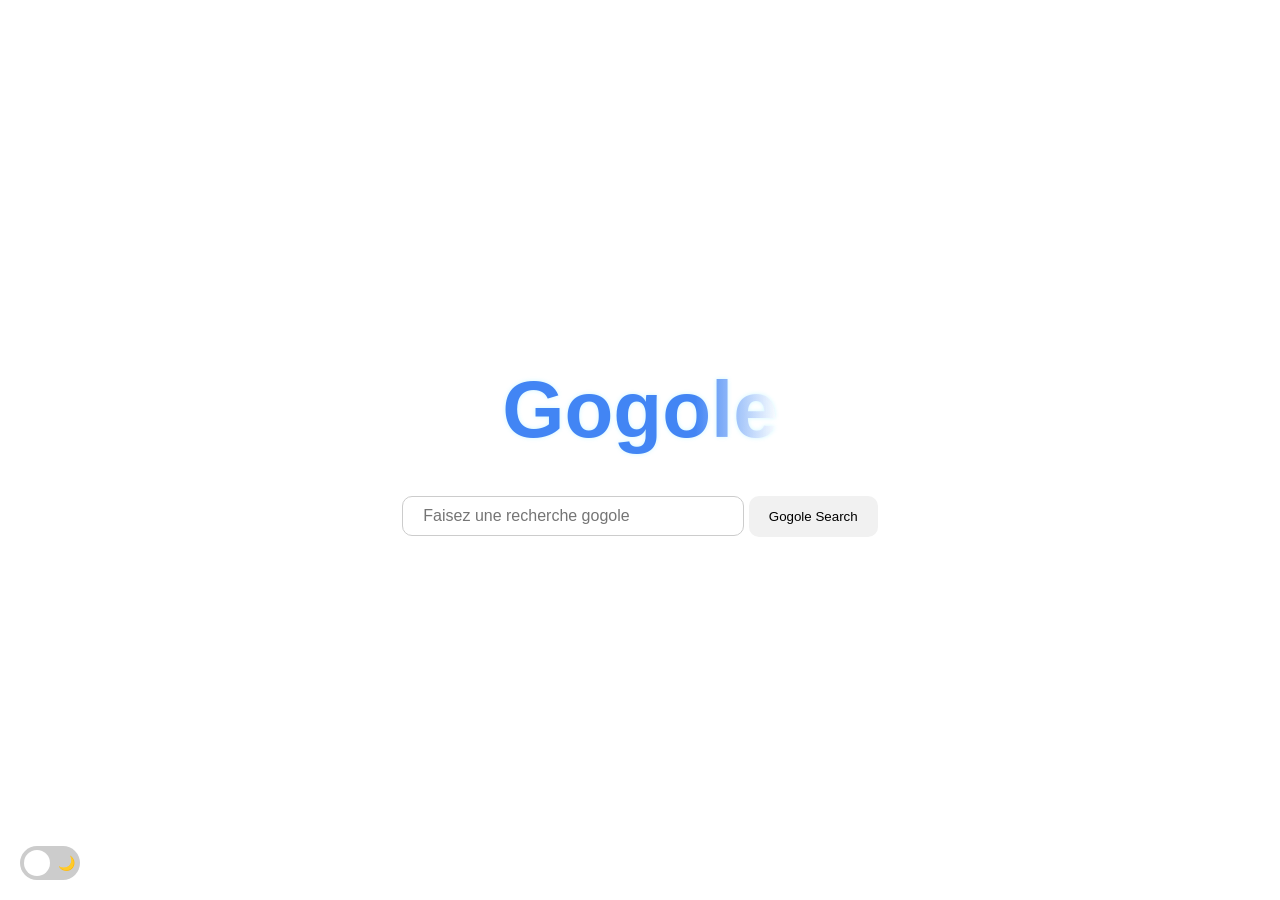
<file: index.html>
<!DOCTYPE html>
<html lang="fr">
<head>
    <meta charset="UTF-8">
    <meta name="viewport" content="width=device-width, initial-scale=1.0">
    <title>Gogole</title>
    <script src="/scripts/script.js" defer></script>
    <link rel="stylesheet" href="/styles/style.css">
</head>
<body>
    <div id="search-container" class="search-container">
        <div id="logo" class="logo">Gogole</div>
        <form id="search-form" class="search-form">
            <label for="search-bar"></label>
            <input type="text" id="search-bar" class="search-bar" placeholder="Faisez une recherche gogole">
            <button type="submit" id="search-button" class="search-button">Gogole Search</button>
        </form>
        <div id="theme-switch-container" class="theme-switch-container">
            <label class="switch">
                <input type="checkbox" id="theme-toggle" class="theme-toggle">
                <span class="slider round">
            <span class="icon sun">☀️</span>
            <span class="icon moon">🌙</span>
        </span>
            </label>
        </div>
    </div>
</body>
</html>
</file>
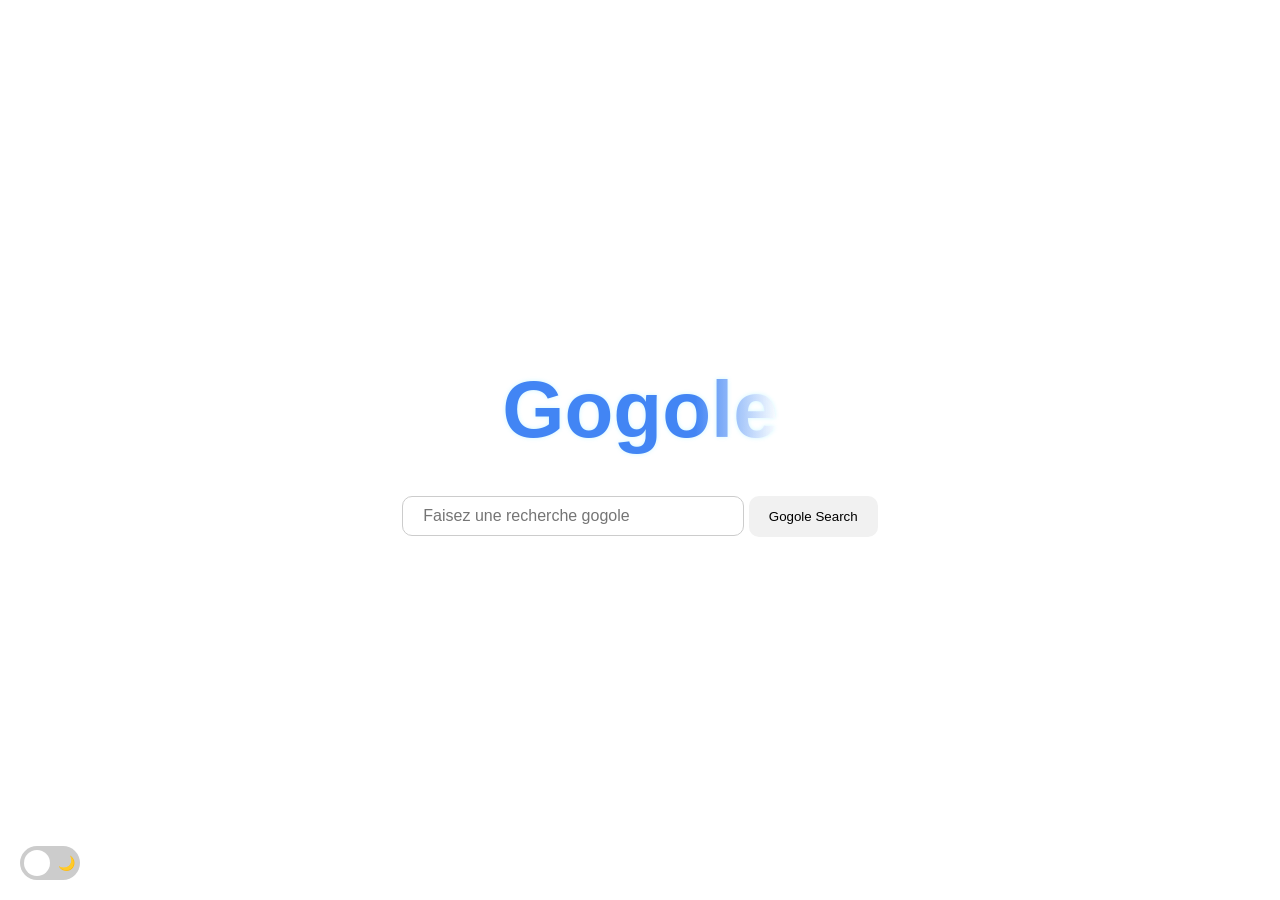
<file: public/gogole/index.html>
<!DOCTYPE html>
<html lang="fr">
<head>
    <meta charset="UTF-8">
    <meta name="viewport" content="width=device-width, initial-scale=1.0">
    <title>Gogole</title>
    <script src="scripts/script.js" defer></script>
    <link rel="stylesheet" href="styles/style.css">
    <link rel="icon" type="ima" href="../extras/normal_logo.png">
</head>
<body>
    <div id="search-container" class="search-container">
        <div id="logo" class="logo">Gogole</div>
        <form id="search-form" class="search-form">
            <label for="search-bar"></label>
            <input type="text" id="search-bar" class="search-bar" placeholder="Faisez une recherche gogole">
            <button type="submit" id="search-button" class="search-button">Gogole Search</button>
        </form>
        <div id="theme-switch-container" class="theme-switch-container">
            <label class="switch">
                <input type="checkbox" id="theme-toggle" class="theme-toggle">
                <span class="slider round">
            <span class="icon sun">☀️</span>
            <span class="icon moon">🌙 </span>
        </span>
            </label>
        </div>
    </div>
</body>
</html>
</file>
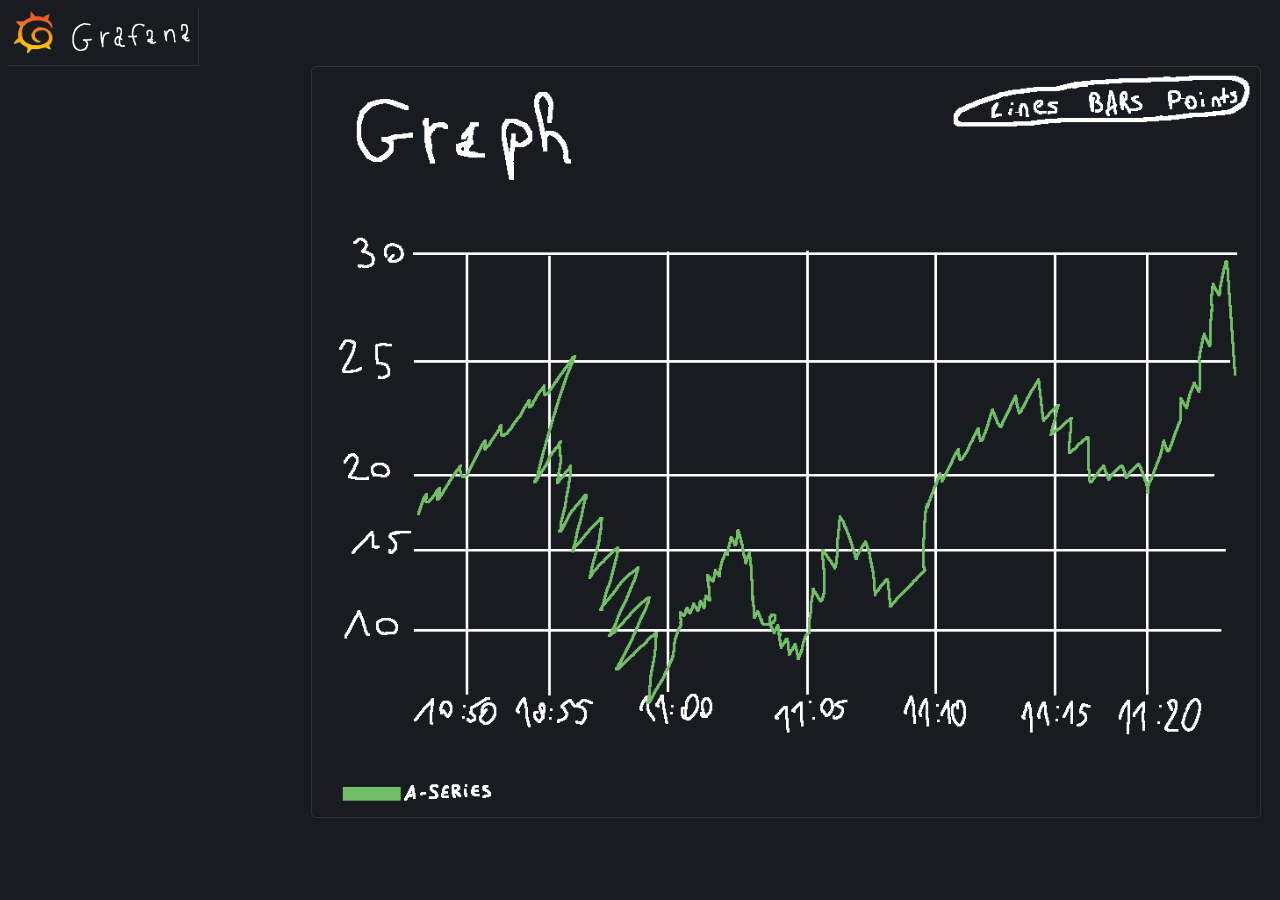
<file: public/troll-grafana/graphana.html>
<!DOCTYPE html>
<html lang="en">
<head>
    <meta charset="UTF-8">
    <title>Graphana</title>
    <link rel="stylesheet" href="style.css">
</head>
<body>
<div class="css-1ikvyxy">
    <img alt="" class="logo" src="images/graphana.png">
    <img alt="" class="Name" src="images/White-Name.png">
</div>
<div class="graphContainer">
    <img alt="" class="graph" src="images/White-Graphic.png">
</div>
</body>
</html>
</file>
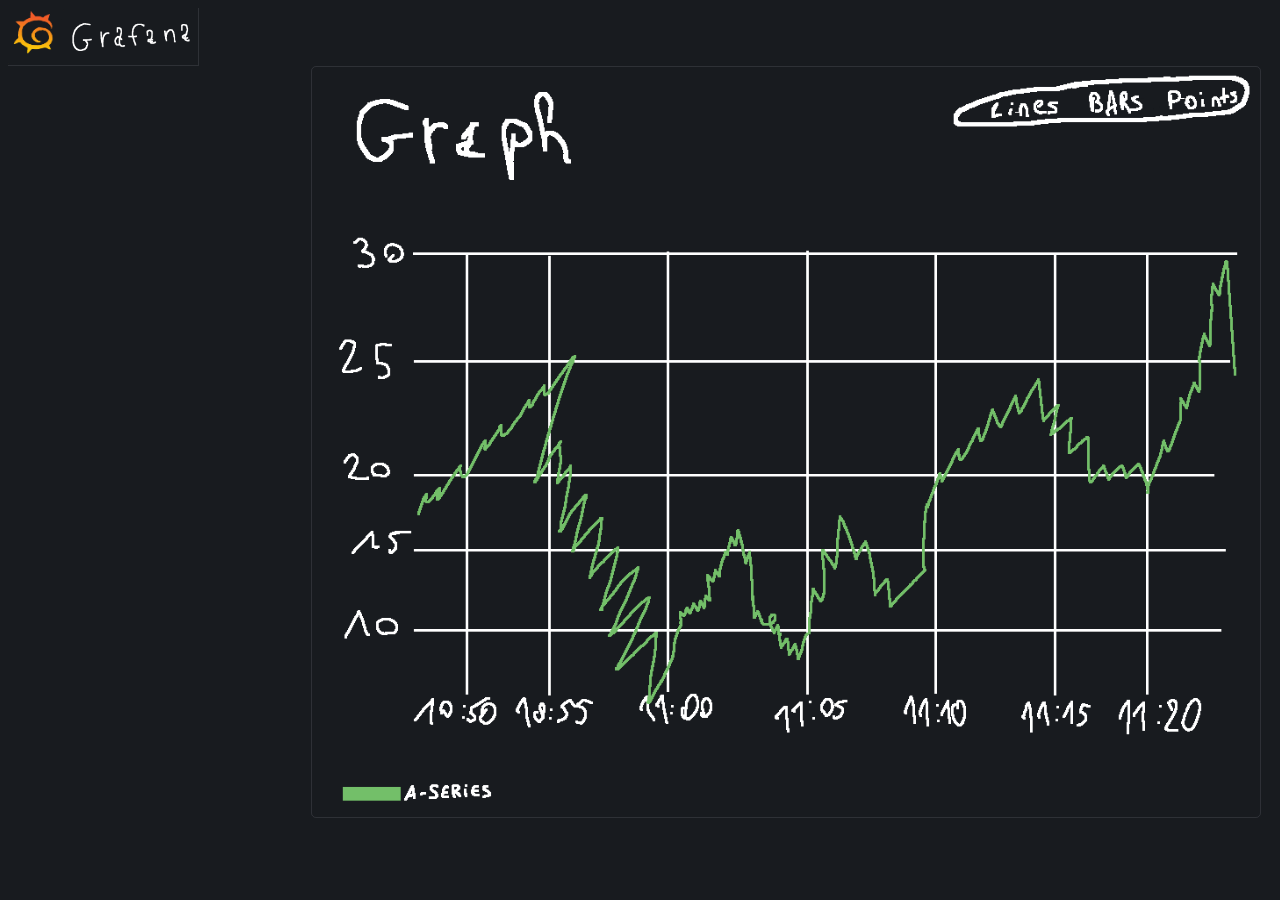
<file: public/troll-grafana/home.html>
<!DOCTYPE html>
<html lang="en">
<head>
    <meta charset="UTF-8">
    <title>Graphana</title>
    <link rel="icon" type="image/png" href="images/graphana.png">
    <link rel="stylesheet" href="styles/style.css">
</head>
<body>
<div class="css-1ikvyxy">
    <img alt="" class="logo" src="images/graphana.png">
    <img alt="" class="Name" src="images/White-Name.png">
</div>
<div class="graphContainer">
    <img alt="" class="graph" src="images/White-Graphic.png">
</div>
</body>
</html>
</file>
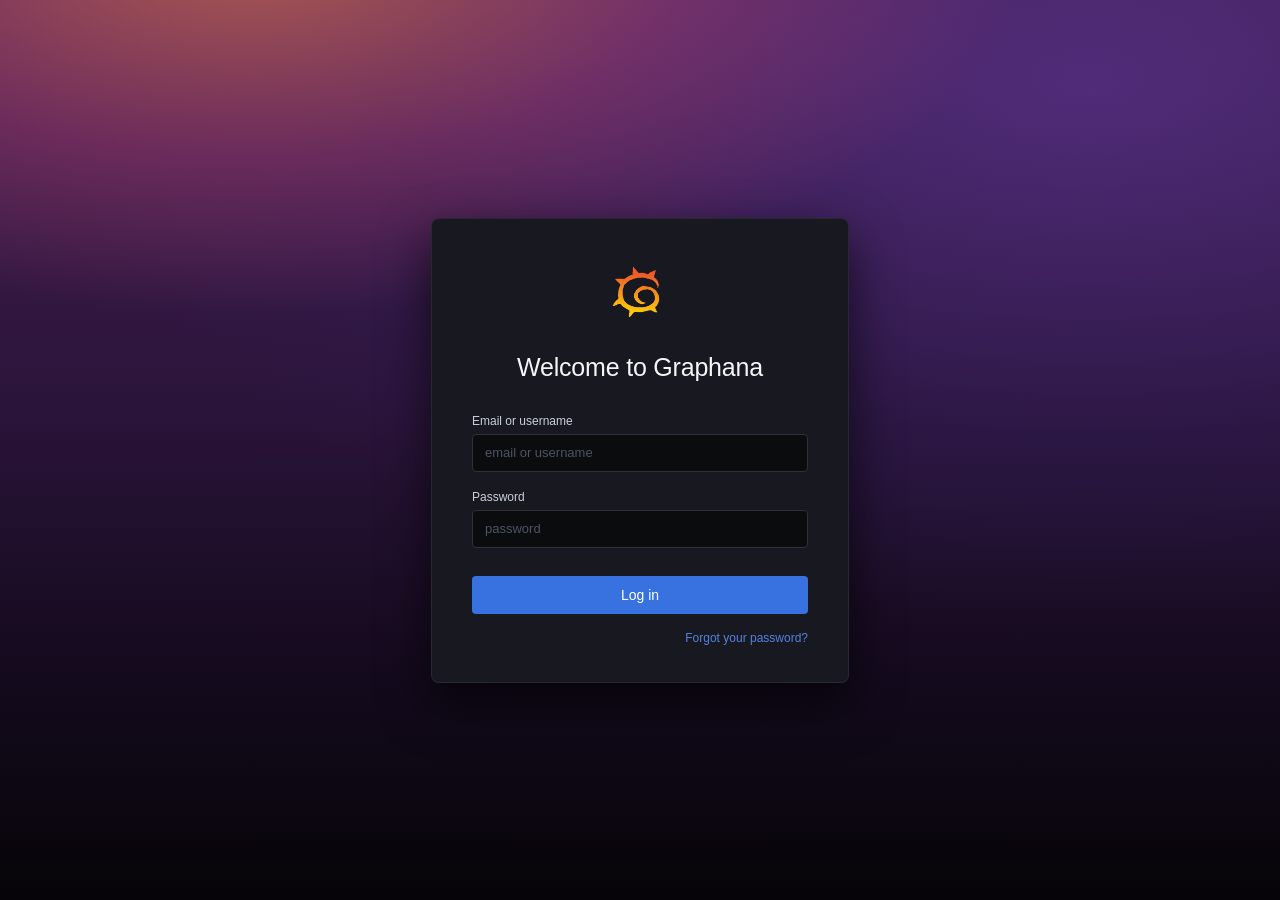
<file: public/troll-grafana/login.html>
<!DOCTYPE html>
<html lang="fr">
<head>
    <meta charset="UTF-8">
    <meta name="viewport" content="width=device-width, initial-scale=1.0">
    <title>Graphana - Connexion</title>
    <link rel="icon" type="image/png" href="images/graphana.png">
    <link rel="stylesheet" href="styles/login.css">
    <script src="scripts/login.js" defer></script>
</head>
<body class="login-page">
<div class="login-box">
    <div class="login-header">
        <img class="login-logo" src="images/graphana.png" alt="Graphana Logo">
        <h1>Welcome to Graphana</h1>
    </div>

    <form class="login-form" action="#" method="POST">
        <div class="form-group">
            <label for="username">Email or username</label>
            <input type="text" id="username" name="user" placeholder="email or username" autocomplete="username" required>
        </div>

        <div class="form-group">
            <label for="password">Password</label>
            <div class="input-password-wrapper">
                <input type="password" id="password" name="password" placeholder="password" autocomplete="current-password" required>
                <button type="button" class="toggle-password" aria-label="Show password">

                </button>
            </div>
        </div>

        <button type="submit" class="btn-submit">Log in</button>

        <div class="form-footer">
            <a href="#" id="forgot-pass" class="forgot-password">Forgot your password?</a>
        </div>
    </form>
</div>
</body>
</html>
</file>
<file: styles/style.css>
:root {
    --bg-color: #ffffff;
    --text-color: #000000;
    --logo-color: #4285F4;
    --shine-color: rgba(255, 255, 255, 0.9);
    --input-bg: #ffffff;
    --btn-bg: #f1f1f1;
}

body.dark-mode {
    --bg-color: #0f0f0f;
    --text-color: #ffffff;
    --logo-color: #00d4ff;
    --shine-color: #ffffff;
    --input-bg: #1e1e1e;
    --btn-bg: #2a2a2a;
}

body {
    font-family: Arial, sans-serif;
    display: flex;
    flex-direction: column;
    align-items: center;
    justify-content: center;
    height: 100vh;
    margin: 0;
    background-color: var(--bg-color);
    color: var(--text-color);
    transition: background-color 0.3s, color 0.3s;
}

.search-container {
    text-align: center;
}

.logo {
    cursor: default;
    font-size: 5em;
    font-weight: bold;
    margin-bottom: 20px;
    position: relative;
    display: inline-block;
    background: linear-gradient(
            to right,
            var(--logo-color) 0%,
            var(--logo-color) 35%,
            var(--shine-color) 50%,
            var(--logo-color) 65%,
            var(--logo-color) 100%
    );
    background-size: 200% auto;
    -webkit-background-clip: text;
    -webkit-text-fill-color: transparent;
    filter: drop-shadow(0 0 2px rgba(0, 212, 255, 0.2));
    animation: shine 2.5s linear infinite;
}
.logo:hover {
    animation: shine 2.5s linear infinite, shake 5s cubic-bezier(.36,.07,.19,.97) both infinite;
}

body.dark-mode #logo {
    filter: drop-shadow(0 0 10px rgba(0, 212, 255, 0.3));
}

@keyframes shine {
    to {
        background-position: 200% center;
    }
}

.search-bar {
    padding: 10px 20px;
    border: 1px solid #ccc;
    border-radius: 10px;
    width: 300px;
    font-size: 1em;
    background-color: var(--input-bg);
    color: var(--text-color);
    outline: none;
    transition: all 0.3s;
}

.search-button {
    padding: 13px 20px;
    border: none;
    background-color: var(--btn-bg);
    color: var(--text-color);
    border-radius: 10px;
    margin-top: 20px;
    cursor: pointer;
    transition: all 0.3s;
}

.search-button:hover {
    filter: brightness(0.9);
}

.theme-switch-container {
    position: fixed;
    bottom: 20px;
    left: 20px;
    z-index: 1000;
}

.switch {
    position: relative;
    display: inline-block;
    width: 60px;
    height: 34px;
}

.switch input {
    opacity: 0;
    width: 0;
    height: 0;
}

.slider {
    position: absolute;
    cursor: pointer;
    top: 0; left: 0; right: 0; bottom: 0;
    background-color: #ccc;
    transition: .4s;
    display: flex;
    align-items: center;
    justify-content: space-between;
    padding: 0 5px;
    border-radius: 34px;
}

.slider:before {
    position: absolute;
    content: "";
    height: 26px;
    width: 26px;
    left: 4px;
    bottom: 4px;
    background-color: white;
    transition: .4s;
    z-index: 2;
    border-radius: 50%;
}

input:checked + .slider {
    background-color: #2c3e50;
}

input:checked + .slider:before {
    transform: translateX(26px);
}

.icon {
    font-size: 14px;
    user-select: none;
}


/*▓▓▓▓▓▓▓▓▓▓▓▓▓▓▓▓▓▓▓▓▓▓▓▓▓▓▓▓▓▓▓▓▓▓*\
▓▓▓▓▓▓▓    SHAKE SHAKE SHAKE   ▓▓▓▓▓▓▓
\*▓▓▓▓▓▓▓▓▓▓▓▓▓▓▓▓▓▓▓▓▓▓▓▓▓▓▓▓▓▓▓▓▓▓*/
@keyframes shake {
    10%, 90% { transform: translate3d(-1px, 0, 0); }
    20%, 80% { transform: translate3d(2px, 0, 0); }
    30%, 50%, 70% { transform: translate3d(-4px, 0, 0); }
    40%, 60% { transform: translate3d(4px, 0, 0); }
}
.shake {
    animation: shake 0.4s cubic-bezier(.36,.07,.19,.97) both;
    transform: translate3d(0, 0, 0);
    backface-visibility: hidden;
    perspective: 1000px;
}
</file>
<file: public/gogole/styles/style.css>
:root {
    --bg-color: #ffffff;
    --text-color: #000000;
    --logo-color: #4285F4;
    --shine-color: rgba(255, 255, 255, 0.9);
    --input-bg: #ffffff;
    --btn-bg: #f1f1f1;
}

body.dark-mode {
    --bg-color: #0f0f0f;
    --text-color: #ffffff;
    --logo-color: #00d4ff;
    --shine-color: #ffffff;
    --input-bg: #1e1e1e;
    --btn-bg: #2a2a2a;
}

body {
    font-family: Arial, sans-serif;
    display: flex;
    flex-direction: column;
    align-items: center;
    justify-content: center;
    height: 100vh;
    margin: 0;
    background-color: var(--bg-color);
    color: var(--text-color);
    transition: background-color 0.3s, color 0.3s;
}

.search-container {
    text-align: center;
}

.logo {
    cursor: default;
    font-size: 5em;
    font-weight: bold;
    margin-bottom: 20px;
    position: relative;
    display: inline-block;
    background: linear-gradient(
            to right,
            var(--logo-color) 0%,
            var(--logo-color) 35%,
            var(--shine-color) 50%,
            var(--logo-color) 65%,
            var(--logo-color) 100%
    );
    background-size: 200% auto;
    -webkit-background-clip: text;
    -webkit-text-fill-color: transparent;
    filter: drop-shadow(0 0 2px rgba(0, 212, 255, 0.2));
    animation: shine 2.5s linear infinite;
}
.logo:hover {
    animation: shine 2.5s linear infinite, shake 5s cubic-bezier(.36,.07,.19,.97) both infinite;
}

body.dark-mode #logo {
    filter: drop-shadow(0 0 10px rgba(0, 212, 255, 0.3));
}


.search-bar {
    padding: 10px 20px;
    border: 1px solid #ccc;
    border-radius: 10px;
    width: 300px;
    font-size: 1em;
    background-color: var(--input-bg);
    color: var(--text-color);
    outline: none;
    transition: all 0.3s;
}

.search-button {
    padding: 13px 20px;
    border: none;
    background-color: var(--btn-bg);
    color: var(--text-color);
    border-radius: 10px;
    margin-top: 20px;
    cursor: pointer;
    transition: all 0.3s;
}

.search-button:hover {
    filter: brightness(0.9);
}

.theme-switch-container {
    position: fixed;
    bottom: 20px;
    left: 20px;
    z-index: 1000;
}

.switch {
    position: relative;
    display: inline-block;
    width: 60px;
    height: 34px;
}

.switch input {
    opacity: 0;
    width: 0;
    height: 0;
}

.slider {
    position: absolute;
    cursor: pointer;
    top: 0; left: 0; right: 0; bottom: 0;
    background-color: #ccc;
    transition: .4s;
    display: flex;
    align-items: center;
    justify-content: space-between;
    padding: 0 5px;
    border-radius: 34px;
}

.slider:before {
    position: absolute;
    content: "";
    height: 26px;
    width: 26px;
    left: 4px;
    bottom: 4px;
    background-color: white;
    transition: .4s;
    z-index: 2;
    border-radius: 50%;
}

input:checked + .slider {
    background-color: #2c3e50;
}

input:checked + .slider:before {
    transform: translateX(26px);
}

.icon {
    font-size: 14px;
    user-select: none;
}

.pages-switch-container{
    position: absolute;
    bottom: 20px;
    right: 20px;
}

.pages-button{
    background-color: #4285F4;
    border-radius: 5px;
    padding: 10px;
    margin-left: 15px;
    color:#fff;
    border: none;
}
.pages-button:hover{
    background-color: #1100ff;
    color: #fff;

}



/*▓▓▓▓▓▓▓▓▓▓▓▓▓▓▓▓▓▓▓▓▓▓▓▓▓▓▓▓▓▓▓▓▓▓*\
▓▓▓▓▓▓▓    SHAKE SHAKE SHAKE   ▓▓▓▓▓▓▓
\*▓▓▓▓▓▓▓▓▓▓▓▓▓▓▓▓▓▓▓▓▓▓▓▓▓▓▓▓▓▓▓▓▓▓*/
@keyframes shake {
    10%, 90% { transform: translate3d(-1px, 0, 0); }
    20%, 80% { transform: translate3d(2px, 0, 0); }
    30%, 50%, 70% { transform: translate3d(-4px, 0, 0); }
    40%, 60% { transform: translate3d(4px, 0, 0); }
}
.shake {
    animation: shake 0.4s cubic-bezier(.36,.07,.19,.97) both;
    transform: translate3d(0, 0, 0);
    backface-visibility: hidden;
    perspective: 1000px;
}


/*▓▓▓▓▓▓▓▓▓▓▓▓▓▓▓▓▓▓▓▓▓▓▓▓▓▓▓▓▓▓▓▓▓▓*\
▓▓▓▓▓▓▓▓▓   Rise and Shine   ▓▓▓▓▓▓▓▓▓
\*▓▓▓▓▓▓▓▓▓▓▓▓▓▓▓▓▓▓▓▓▓▓▓▓▓▓▓▓▓▓▓▓▓▓*/
@keyframes shine {
    to {
        background-position: 200% center;
    }
}
</file>
<file: public/troll-grafana/style.css>
body{
    background-color: #181b1f;
}
.logo{
    height: 100%;
    width: 30%;
}
.Name{
    height: 150%;
    width: 70%;
}
.css-1ikvyxy {
    align-items: center;
    border-bottom:1px solid rgba(204, 204, 220, 0.12);
    border-right: 1px solid rgba(204, 204, 220, 0.12);
    display: flex;
    width: 15%
}
.graphContainer{
    margin-left:24%;
    width: 75%;
    border: 1px solid rgba(204, 204, 220, 0.12);
    border-radius: 5px;
    display: flex;
    flex-direction: row;
    align-content: center;
}
.graph{
    width: 100%;
    height: 750px;
}
</file>
<file: public/troll-grafana/styles/style.css>
body{
    background-color: #181b1f;
}
.logo{
    height: 100%;
    width: 30%;
}
.Name{
    height: 150%;
    width: 70%;
}
.css-1ikvyxy {
    align-items: center;
    border-bottom:1px solid rgba(204, 204, 220, 0.12);
    border-right: 1px solid rgba(204, 204, 220, 0.12);
    display: flex;
    width: 15%
}
.graphContainer{
    margin-left:24%;
    width: 75%;
    border: 1px solid rgba(204, 204, 220, 0.12);
    border-radius: 5px;
    display: flex;
    flex-direction: row;
    align-content: center;
}
.graph{
    width: 100%;
    height: 750px;
}
</file>
<file: public/troll-grafana/styles/login.css>
* {
    box-sizing: border-box;
    margin: 0;
    padding: 0;
}

body.login-page {
    background-color: #060408;
    background-image:
        /* Halo orangé/pêche du coin supérieur gauche */
            radial-gradient(ellipse 75% 50% at 20% -5%, rgba(240, 126, 77, 0.6) 0%, rgba(186, 68, 115, 0.38) 45%, transparent 80%),
                /* Lueur violette/indigo diffuse sur la droite */
            radial-gradient(ellipse 90% 65% at 85% 10%, rgba(95, 55, 155, 0.55) 0%, rgba(48, 30, 90, 0.35) 60%, transparent 90%),
                /* Fond global : monte la luminosité et descend le violet à 75% du viewport */
            linear-gradient(180deg, #442054 0%, #2b143a 45%, #140a1d 75%, #060408 100%);
    background-attachment: fixed;
    color: #d8d9da;
    font-family: Inter, -apple-system, BlinkMacSystemFont, "Segoe UI", Roboto, sans-serif;
    display: flex;
    justify-content: center;
    align-items: center;
    min-height: 100vh;
}

.login-box {
    width: 100%;
    max-width: 418px;
    background-color: #181920;
    border: 1px solid rgba(255, 255, 255, 0.07);
    border-radius: 8px;
    padding: 44px 40px 36px 40px;
    box-shadow: 0 20px 50px rgba(0, 0, 0, 0.65);
}

.login-header {
    text-align: center;
    margin-bottom: 32px;
}

.login-logo {
    width: 68px;
    height: 68px;
    object-fit: contain;
    margin-bottom: 18px;
}

.login-header h1 {
    color: #f4f5f7;
    font-size: 25px;
    font-weight: 400;
    letter-spacing: -0.2px;
}

.form-group {
    margin-bottom: 18px;
}

.form-group label {
    display: block;
    color: #c7d0d9;
    font-size: 12px;
    font-weight: 500;
    margin-bottom: 6px;
}

.input-password-wrapper {
    position: relative;
    display: flex;
    align-items: center;
}

.form-group input {
    width: 100%;
    height: 38px;
    padding: 8px 12px;
    background-color: #0b0c0e;
    border: 1px solid #2c3235;
    border-radius: 4px;
    color: #ffffff;
    font-size: 13px;
    outline: none;
    transition: border-color 0.15s ease-in-out;
}

.input-password-wrapper input {
    padding-right: 36px;
}

.toggle-password {
    position: absolute;
    right: 10px;
    background: none;
    border: none;
    color: #737f8d;
    cursor: pointer;
    display: flex;
    align-items: center;
}

.toggle-password:hover {
    color: #d8d9da;
}

.form-group input::placeholder {
    color: #4b5563;
}

.form-group input:focus {
    border-color: #3871e0;
}

.btn-submit {
    width: 100%;
    height: 38px;
    background-color: #3871e0;
    color: #ffffff;
    border: none;
    border-radius: 4px;
    font-size: 14px;
    font-weight: 500;
    cursor: pointer;
    margin-top: 10px;
    transition: background-color 0.15s ease-in-out;
}

.btn-submit:hover {
    background-color: #2e61c7;
}

/* Alignement à droite sous le bouton */
.form-footer {
    text-align: right;
    margin-top: 14px;
}

.forgot-password {
    color: #5282e0;
    text-decoration: none;
    font-size: 12px;
}

.forgot-password:hover {
    text-decoration: underline;
}
</file>
